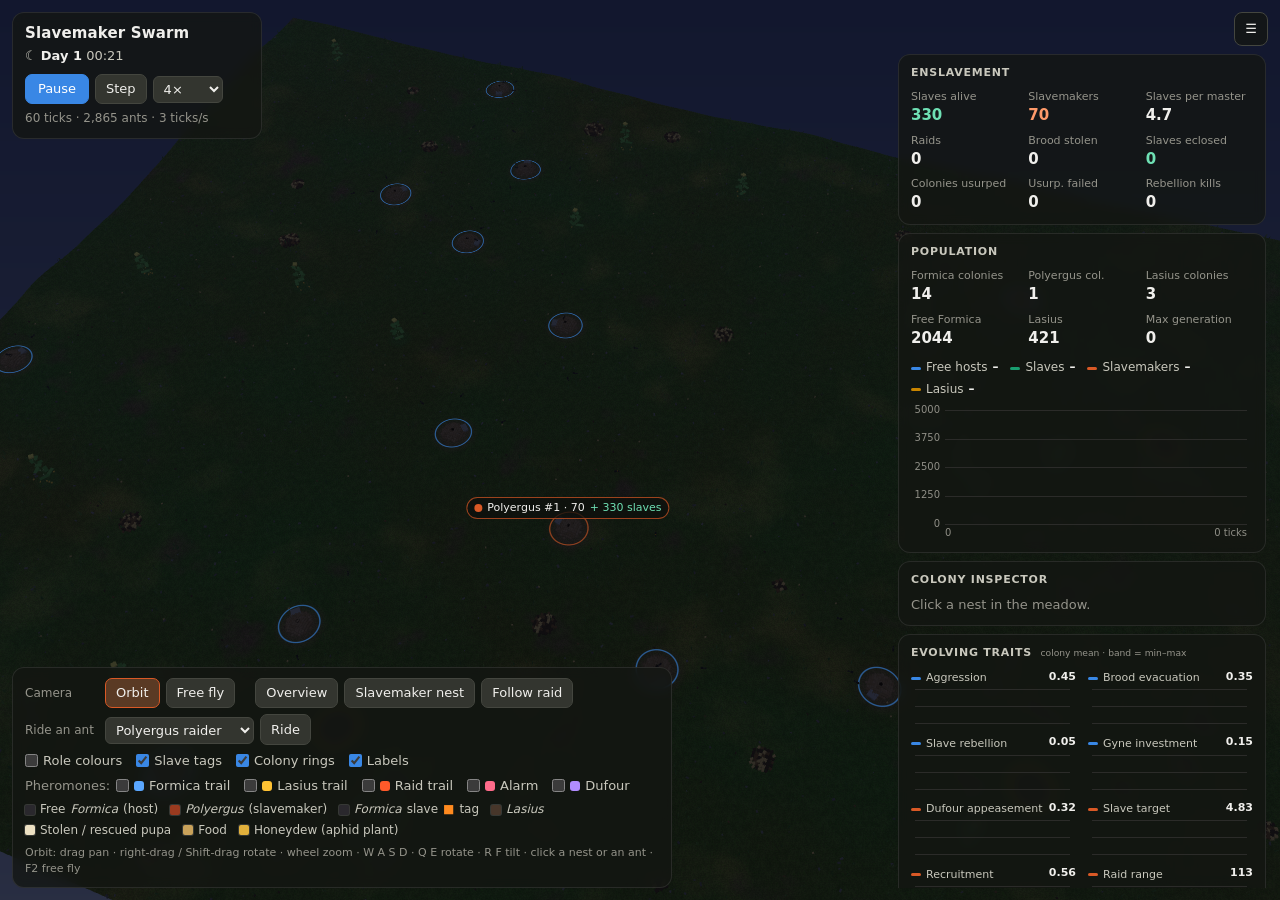
<file: index.html>
<!doctype html>
<html lang="en">
<head>
<meta charset="utf-8">
<meta name="viewport" content="width=device-width, initial-scale=1">
<title>Slavemaker Swarm</title>
<meta name="description" content="Live 3-D swarm simulation of Polyergus slavemaker ants raiding Formica colonies: scouting, raid columns, pupa theft, enslavement, usurpation, pheromones and host-parasite coevolution.">
<link rel="stylesheet" href="style.css">
</head>
<body>
<div class="stage" id="stage">
  <canvas id="gl" aria-label="Simulation view"></canvas>
  <div class="labels" id="labels"></div>
  <div class="tip" id="tip" hidden></div>
  <div class="toasts" id="toasts" aria-live="polite"></div>
  <div class="err" id="err" hidden></div>

  <div class="hud hud-tl">
    <div class="brand">Slavemaker Swarm</div>
    <div class="clock"><span id="clockIcon">☀</span> <b id="clockDay">Day 1</b> <span id="clockTime">06:00</span> <span id="raidHint" class="raid-hint"></span></div>
    <div class="row">
      <button id="play" class="primary">Pause</button>
      <button id="step" title="Advance one tick">Step</button>
      <select id="speed" aria-label="Speed">
        <option value="1">1×</option><option value="2">2×</option><option value="4" selected>4×</option>
        <option value="8">8×</option><option value="16">16×</option><option value="turbo">Turbo</option>
      </select>
    </div>
    <div class="meta" id="meta"></div>
  </div>

  <div class="hud hud-ant" id="antCard" hidden></div>
  <div hidden><button id="antStop"></button><button id="antView"></button><button id="antNext"></button></div>

  <div class="hud hud-bl">
    <div class="row cams">
      <span class="lbl">Camera</span>
      <button id="camOrbit" class="on" title="Orbit camera (Esc)">Orbit</button>
      <button id="camFly" title="Free-fly camera (F2)">Free fly</button>
      <span class="sep"></span>
      <button id="camOverview" title="Whole meadow">Overview</button>
      <button id="camSlaver" title="Fly to a slavemaker nest (repeat to cycle)">Slavemaker nest</button>
      <button id="camRaid" title="Track the current raid column">Follow raid</button>
    </div>
    <div class="row cams">
      <span class="lbl">Ride an ant</span>
      <select id="rideRole" aria-label="Which ant to ride">
        <option value="raider">Polyergus raider</option>
        <option value="slave">Enslaved Formica</option>
        <option value="scout">Polyergus scout</option>
        <option value="host">Free Formica</option>
        <option value="lasius">Lasius</option>
        <option value="queen">Flying queen</option>
        <option value="any">Any ant</option>
      </select>
      <button id="rideBtn" title="Chase-cam on an ant of this kind (or click any ant when zoomed in)">Ride</button>
    </div>
    <div class="row toggles">
      <label><input type="checkbox" id="tRoles"> Role colours</label>
      <label><input type="checkbox" id="tTags" checked> Slave tags</label>
      <label><input type="checkbox" id="tRings" checked> Colony rings</label>
      <label><input type="checkbox" id="tLabels" checked> Labels</label>
    </div>
    <div class="row toggles" id="phToggles"></div>
    <div class="legend" id="legend"></div>
    <div class="help" id="help">Orbit: drag pan · right-drag / Shift-drag rotate · wheel zoom · W A S D · Q E rotate · R F tilt · click a nest or an ant · F2 free fly</div>
  </div>

  <button class="panel-toggle" id="panelToggle" title="Show / hide panel">☰</button>
  <aside class="side" id="side">
    <section class="card">
      <h2>Enslavement</h2>
      <div class="stats" id="slaveStats"></div>
    </section>
    <section class="card">
      <h2>Population</h2>
      <div class="stats" id="stats"></div>
      <div class="legend-row" id="popLegend"></div>
      <canvas class="chart" id="popChart"></canvas>
    </section>
    <section class="card" id="inspectCard">
      <h2>Colony inspector</h2>
      <div id="inspect" class="inspect"><p class="muted">Click a nest in the meadow.</p></div>
    </section>
    <section class="card">
      <h2>Evolving traits <small>colony mean · band = min–max</small></h2>
      <div class="traits" id="traits"></div>
    </section>
    <section class="card">
      <h2>Event log</h2>
      <ol class="log" id="log"></ol>
    </section>
    <section class="card">
      <h2>World</h2>
      <div class="ctl"><label for="hosts">Formica colonies</label><input type="range" id="hosts" min="4" max="24" value="14"><output id="hostsV">14</output></div>
      <div class="ctl"><label for="lasius">Lasius colonies</label><input type="range" id="lasius" min="0" max="6" value="3"><output id="lasiusV">3</output></div>
      <div class="ctl"><label for="seed">Seed</label><input type="number" id="seed" value="2" min="1" max="999999"></div>
      <div class="row"><button id="reset">Reset world</button><button id="queen" title="A mated Polyergus queen flies in and tries to usurp a Formica colony">Release Polyergus queen</button></div>
      <h3>Live settings</h3>
      <div class="ctl"><label for="food">Food supply</label><input type="range" id="food" min="0.3" max="2.5" step="0.1" value="1"><output id="foodV">1.0×</output></div>
      <div class="ctl"><label for="mut">Mutation σ</label><input type="range" id="mut" min="0" max="0.2" step="0.01" value="0.06"><output id="mutV">0.06</output></div>
      <label class="chk"><input type="checkbox" id="rebel" checked> Slave rebellion (slaves kill slavemaker pupae)</label>
      <label class="chk"><input type="checkbox" id="reseed" checked> Immigrant queens if a species dies out</label>
    </section>
  </aside>
</div>

<script src="src/core.js"></script>
<script src="src/world.js"></script>
<script src="src/colony.js"></script>
<script src="src/sim.js"></script>
<script src="src/render3d.js"></script>
<script src="src/charts.js"></script>
<script src="src/main.js"></script>
</body>
</html>
</file>
<file: style.css>
:root {
  color-scheme: dark;
  --glass: rgba(20, 22, 18, 0.78);
  --glass-2: rgba(32, 34, 29, 0.85);
  --border: rgba(255, 255, 255, 0.09);
  --text: #f0efec;
  --text-2: #c9c8bd;
  --muted: #95948b;
  --accent: #3987e5;
  --host: #3987e5;
  --slaver: #d95926;
  --slave: #199e70;
  --lasius: #c98500;
  font-family: ui-sans-serif, system-ui, -apple-system, "Segoe UI", Roboto, sans-serif;
}
* { box-sizing: border-box; }
html, body { margin: 0; height: 100%; overflow: hidden; background: #0d0f0b; color: var(--text); }
body { font-size: 13px; line-height: 1.45; }
em { font-style: italic; }

.stage { position: fixed; inset: 0; }
#gl { position: absolute; inset: 0; display: block; touch-action: none; cursor: grab; }
#gl.dragging { cursor: grabbing; }

.hud { position: absolute; z-index: 3; background: var(--glass); border: 1px solid var(--border); border-radius: 12px; padding: 10px 12px; backdrop-filter: blur(6px); }
.hud-tl { top: 12px; left: 12px; min-width: 250px; }
[hidden] { display: none !important; }
.hud-ant { top: 150px; left: 12px; width: 300px; display: flex; flex-direction: column; gap: 6px; }
.hud-ant .ac-title { font-weight: 600; font-size: 14px; display: flex; align-items: center; gap: 7px; }
.hud-ant .ac-title i { width: 11px; height: 11px; border-radius: 50%; display: inline-block; }
.hud-ant .ac-title small { color: var(--muted); font-weight: 400; }
.hud-ant .kv { margin: 0; font-size: 12px; }
.hud-ant .kv b { text-align: left; font-weight: 500; }
.hpbar { height: 5px; background: #3a3c35; border-radius: 3px; overflow: hidden; }
.hpbar > div { height: 100%; background: #6fe0b4; }
.cams .lbl { color: var(--muted); font-size: 12px; min-width: 74px; }
.cams .sep { width: 8px; }
.hud-bl { bottom: 12px; left: 12px; max-width: min(660px, calc(100vw - 24px)); display: flex; flex-direction: column; gap: 6px; }
.brand { font-weight: 700; font-size: 15px; letter-spacing: 0.01em; }
.clock { color: var(--text-2); margin: 2px 0 8px; font-variant-numeric: tabular-nums; }
.clock b { color: var(--text); }
.raid-hint { color: #ffab7a; margin-left: 6px; }
.meta { color: var(--muted); margin-top: 6px; font-size: 12px; font-variant-numeric: tabular-nums; }
.row { display: flex; gap: 6px; align-items: center; flex-wrap: wrap; }
.toggles label { display: inline-flex; gap: 5px; align-items: center; color: var(--text-2); margin-right: 8px; cursor: pointer; }
.toggles input { accent-color: var(--accent); margin: 0; }
.toggles .sw { width: 10px; height: 10px; border-radius: 3px; display: inline-block; }
.legend { display: flex; flex-wrap: wrap; gap: 3px 12px; color: var(--text-2); font-size: 12px; }
.legend span { display: inline-flex; align-items: center; gap: 5px; }
.legend i { width: 10px; height: 10px; border-radius: 2px; display: inline-block; box-shadow: 0 0 0 1px rgba(255,255,255,0.15); }
.help { color: var(--muted); font-size: 11px; }

button { background: #33352f; color: var(--text); border: 1px solid #44463f; border-radius: 7px; padding: 5px 10px; font: inherit; cursor: pointer; }
button:hover { background: #3d4038; }
button.primary { background: var(--accent); border-color: var(--accent); color: #fff; min-width: 64px; }
button.on { background: #5a3a24; border-color: var(--slaver); }
select, input[type=number] { background: #33352f; color: var(--text); border: 1px solid #44463f; border-radius: 6px; padding: 4px 6px; font: inherit; }
input[type=number] { width: 90px; }

.labels { position: absolute; inset: 0; pointer-events: none; z-index: 2; overflow: hidden; }
.nl { position: absolute; transform: translate(-50%, -100%); white-space: nowrap; font-size: 11px; padding: 2px 7px; border-radius: 999px; background: rgba(15, 16, 13, 0.72); color: var(--text); border: 1px solid var(--border); display: flex; gap: 5px; align-items: center; }
.nl i { width: 8px; height: 8px; border-radius: 50%; display: inline-block; }
.nl.p { border-color: rgba(217, 89, 38, 0.7); }
.nl.raid { background: rgba(120, 40, 15, 0.85); }
.nl .s { color: #6fe0b4; }

.tip { position: absolute; pointer-events: none; z-index: 4; background: var(--glass-2); border: 1px solid var(--border); border-radius: 8px; padding: 6px 9px; font-size: 12px; color: var(--text-2); max-width: 260px; }
.tip b { color: var(--text); }

.toasts { position: absolute; top: 12px; left: 50%; transform: translateX(-50%); z-index: 5; display: flex; flex-direction: column; gap: 6px; align-items: center; pointer-events: none; width: min(560px, calc(100vw - 600px)); min-width: 280px; }
.toast { background: var(--glass-2); border: 1px solid var(--border); border-left: 4px solid var(--slaver); border-radius: 8px; padding: 7px 12px; font-size: 13px; box-shadow: 0 6px 20px rgba(0,0,0,0.35); animation: tin 0.25s ease-out; transition: opacity 0.6s; }
.toast.usurp { border-left-color: #ffd34d; }
.toast.end { border-left-color: var(--slave); }
.toast.bad { border-left-color: #888; }
@keyframes tin { from { opacity: 0; transform: translateY(-6px); } to { opacity: 1; transform: none; } }

.panel-toggle { position: absolute; top: 12px; right: 12px; z-index: 6; width: 34px; height: 34px; padding: 0; border-radius: 8px; background: var(--glass); }
.side { position: absolute; top: 54px; right: 12px; bottom: 12px; width: 370px; z-index: 3; overflow-y: auto; display: flex; flex-direction: column; gap: 8px; padding-right: 2px; }
.side.hidden { display: none; }
.card { background: var(--glass); border: 1px solid var(--border); border-radius: 12px; padding: 10px 12px; backdrop-filter: blur(6px); }
.card h2 { font-size: 11px; text-transform: uppercase; letter-spacing: 0.07em; color: var(--text-2); margin: 0 0 8px; font-weight: 600; }
.card h2 small { text-transform: none; letter-spacing: 0; font-weight: 400; color: var(--muted); margin-left: 4px; }
.card h3 { font-size: 12px; color: var(--text-2); margin: 12px 0 6px; font-weight: 600; }

.stats { display: grid; grid-template-columns: repeat(3, 1fr); gap: 6px 10px; }
.stat { display: flex; flex-direction: column; }
.stat span { color: var(--muted); font-size: 11px; }
.stat b { font-size: 15px; font-weight: 600; font-variant-numeric: tabular-nums; }
.stat b.slave { color: #6fe0b4; }
.stat b.slaver { color: #ff9a6a; }
.legend-row { display: flex; flex-wrap: wrap; gap: 4px 12px; font-size: 12px; color: var(--text-2); margin: 10px 0 4px; }
.lg { display: inline-flex; align-items: center; gap: 5px; }
.lg i, .trait-name i { width: 10px; height: 3px; border-radius: 2px; display: inline-block; }
.lg b { color: var(--text); font-weight: 600; font-variant-numeric: tabular-nums; }
.chart { width: 100%; height: 140px; display: block; }
.traits { display: grid; grid-template-columns: 1fr 1fr; gap: 8px 12px; }
.trait canvas { width: 100%; height: 40px; display: block; }
.trait-head { display: flex; justify-content: space-between; align-items: baseline; font-size: 11px; gap: 4px; }
.trait-name { color: var(--text-2); display: inline-flex; align-items: center; gap: 5px; white-space: nowrap; overflow: hidden; text-overflow: ellipsis; }
.trait-val { color: var(--text); font-weight: 600; font-variant-numeric: tabular-nums; }

.ctl { display: grid; grid-template-columns: 110px 1fr 44px; align-items: center; gap: 8px; margin-bottom: 6px; color: var(--text-2); }
.ctl output { text-align: right; color: var(--text); font-variant-numeric: tabular-nums; }
.ctl input[type=range] { width: 100%; accent-color: var(--accent); }
.chk { display: flex; gap: 8px; align-items: flex-start; color: var(--text-2); margin-top: 6px; }
.chk input { accent-color: var(--accent); margin-top: 2px; }

.inspect .muted, .muted { color: var(--muted); margin: 0; }
.inspect .title { display: flex; align-items: center; gap: 8px; font-weight: 600; font-size: 14px; margin-bottom: 2px; }
.inspect .title i { width: 12px; height: 12px; border-radius: 50%; }
.inspect .sub { color: var(--muted); margin-bottom: 8px; }
.kv { display: grid; grid-template-columns: 1fr auto; gap: 2px 10px; margin-bottom: 8px; }
.kv span { color: var(--text-2); }
.kv b { font-variant-numeric: tabular-nums; font-weight: 600; text-align: right; }
.gene { display: grid; grid-template-columns: 120px 1fr 44px; gap: 8px; align-items: center; margin-bottom: 4px; color: var(--text-2); font-size: 12px; }
.gene .bar { height: 6px; background: #3a3c35; border-radius: 3px; overflow: hidden; }
.gene .bar > div { height: 100%; border-radius: 3px; }
.gene b { text-align: right; color: var(--text); font-variant-numeric: tabular-nums; font-weight: 600; }

.log { list-style: none; margin: 0; padding: 0; max-height: 200px; overflow-y: auto; font-size: 12px; }
.log li { display: grid; grid-template-columns: 54px 1fr; gap: 6px; padding: 3px 0; border-bottom: 1px solid rgba(255,255,255,0.06); color: var(--text-2); }
.log li time { color: var(--muted); font-variant-numeric: tabular-nums; }
.log li.raid { color: #f0a080; }
.log li.raidend { color: #8fe0c0; }
.log li.usurp { color: #ffd34d; font-weight: 600; }
.log li.death { color: var(--muted); }
.log li.found { color: #9ec5f4; }

.err { position: absolute; inset: 20px; display: grid; place-items: center; text-align: center; color: var(--text-2); z-index: 10; }

@media (max-width: 900px) {
  .side { top: auto; bottom: 0; right: 0; left: 0; width: auto; height: 45vh; padding: 8px 16px; }
  .hud-bl { display: none; }
  .toasts { width: calc(100vw - 32px); }
}
</file>
